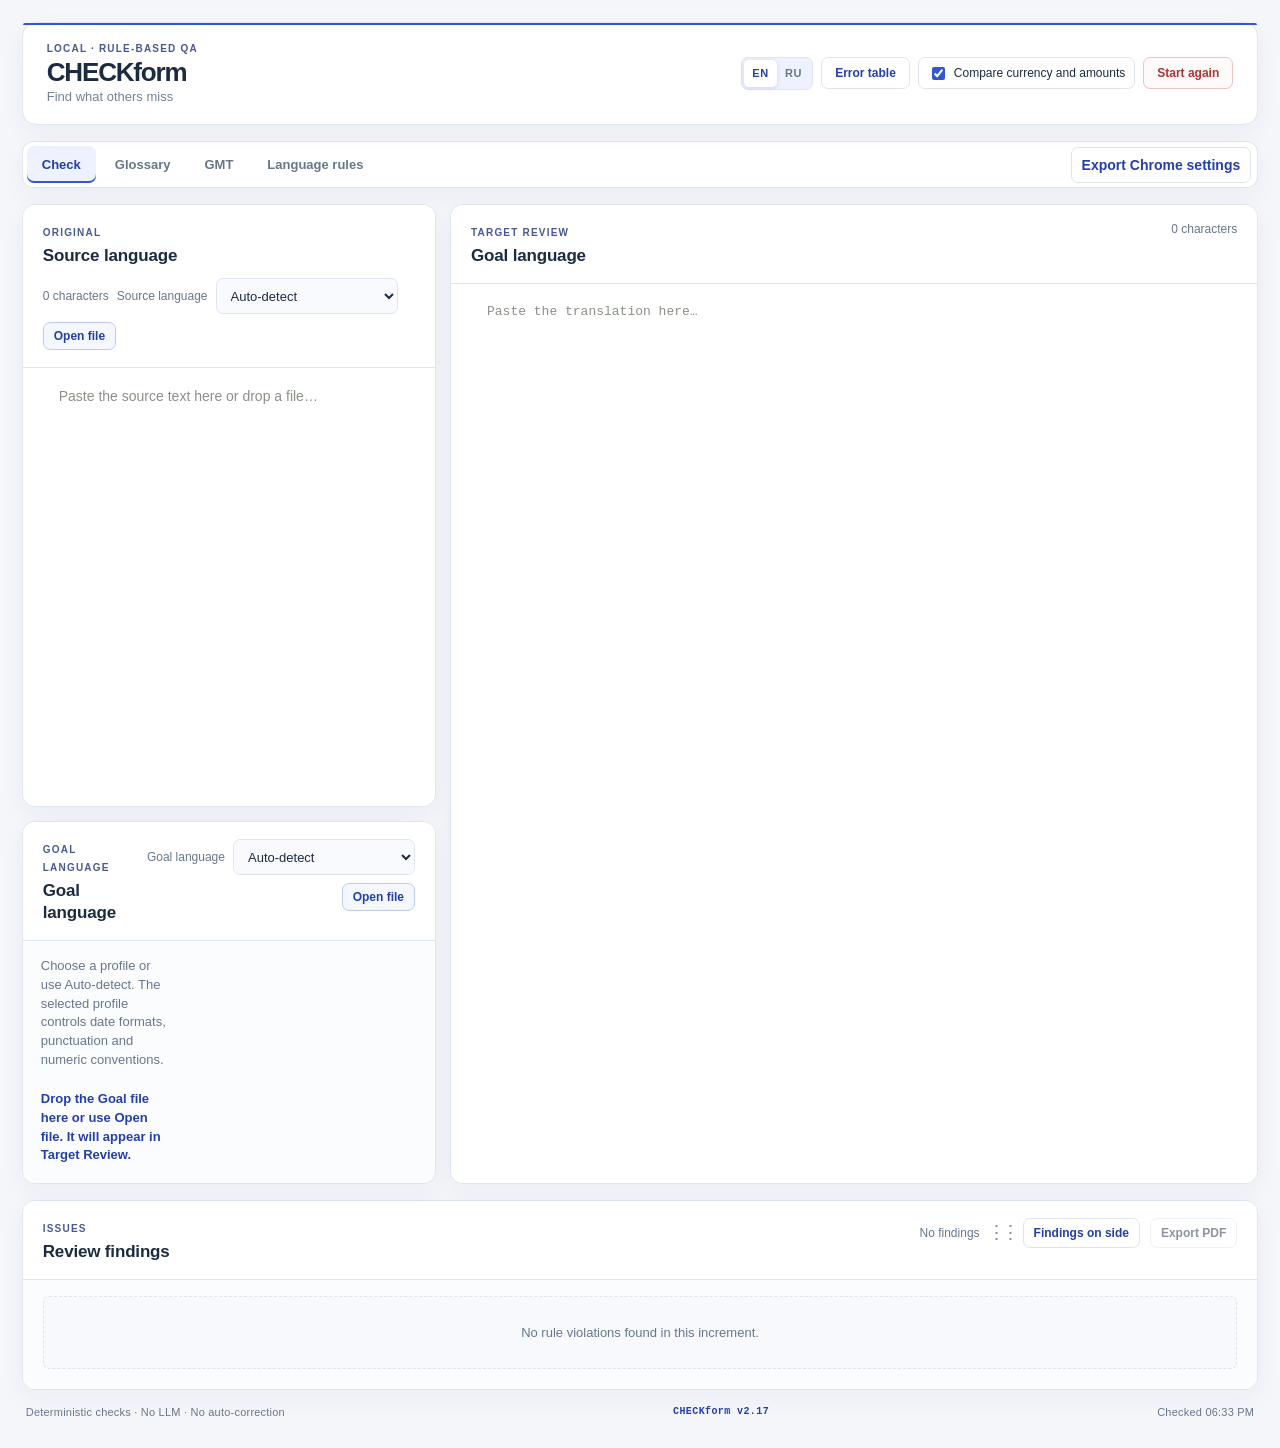
<file: index.html>
<!doctype html>
<html lang="en">
  <head>
    <meta charset="UTF-8" />
    <meta name="viewport" content="width=device-width, initial-scale=1.0" />
    <title>CHECKform</title>
    <link rel="stylesheet" href="styles.css?v=2.20" />
  </head>
  <body>
    <main class="app-shell">
      <header class="app-header">
        <div class="header-main" id="header-main">
          <div class="header-copy">
            <p class="eyebrow" id="eyebrow">LOCAL · RULE-BASED QA</p>
            <h1 id="app-title">CHECKform</h1>
            <p class="subtitle" id="app-subtitle">Find what others miss</p>
          </div>
          <aside class="profile-rules" aria-live="polite" hidden>
            <div class="profile-rules-heading" id="profile-rules-title">Profile conventions</div>
            <table>
              <tbody id="profile-rules-body"></tbody>
            </table>
          </aside>
          <div class="header-actions">
            <div class="locale-switch" role="group" aria-label="Interface language">
              <button class="locale-button" type="button" data-locale="en">EN</button>
              <button class="locale-button" type="button" data-locale="ru">RU</button>
            </div>
            <button id="error-table-open" type="button">Error table</button>
            <label class="currency-switch" for="check-currency"><input id="check-currency" type="checkbox" checked /><span id="check-currency-label">Check currency</span></label>
            <button id="reset-workspace" type="button">Start again</button>
          </div>
        </div>
      </header>

      <nav class="workspace-tabs" aria-label="CHECKform sections">
        <button type="button" class="workspace-tab active" id="check-tab" data-view="check" aria-current="page">Check</button>
        <button type="button" class="workspace-tab" id="glossary-tab" data-view="glossary">Glossary</button>
        <button type="button" class="workspace-tab" id="gmt-tab" data-view="gmt">GMT</button>
        <button type="button" class="workspace-tab" id="language-rules-tab" data-view="rules">Language rules</button>
        <button type="button" id="export-extension-settings" class="settings-export">Export Chrome settings</button>
      </nav>

      <div id="qa-view" class="qa-view">

      <section class="workspace-grid" id="workspace-grid" aria-label="Translation workspace">
        <div class="left-stack">
          <article class="text-card source-card">
            <div class="card-heading">
              <div>
                <span class="panel-kicker" id="original-label">ORIGINAL</span>
                <h2 id="source-heading">Source language</h2>
              </div>
              <div class="card-tools">
                <span class="char-count" id="source-count">0 characters</span>
                <label class="select-label" id="source-language-label" for="source-language">Source language</label>
                <select id="source-language" aria-label="Source language"></select>
                <label class="file-button" id="source-open-file" for="source-file-input">Open file</label>
                <input id="source-file-input" type="file" accept=".txt,.html,.htm,.docx,text/plain,text/html,application/vnd.openxmlformats-officedocument.wordprocessingml.document" hidden />
              </div>
            </div>
            <div class="drop-zone" id="source-drop-zone">
              <div class="source-editor">
                <div id="source-highlight-layer" class="source-highlight-layer" aria-hidden="true"></div>
                <textarea id="source-text" spellcheck="false" placeholder="Paste the source text here or drop a file…"></textarea>
              </div>
              <div class="drop-hint" id="source-drop-hint">Drop Original file here</div>
            </div>
          </article>

          <article class="language-card drop-zone" id="target-drop-zone">
            <div class="card-heading">
              <div>
                <span class="panel-kicker" id="goal-language-label">GOAL LANGUAGE</span>
                <h2 id="target-language-heading">Auto-detect</h2>
              </div>
              <div class="card-tools">
                <label class="select-label" id="target-language-label" for="target-language">Goal language</label>
                <select id="target-language" aria-label="Goal language"></select>
                <label class="file-button" id="target-open-file" for="target-file-input">Open file</label>
                <input id="target-file-input" type="file" accept=".txt,.html,.htm,.docx,text/plain,text/html,application/vnd.openxmlformats-officedocument.wordprocessingml.document" hidden />
              </div>
            </div>
            <div class="language-body">
              <div class="language-copy">
                <p id="profile-copy">Choose a profile or use Auto-detect. The selected profile controls date formats, punctuation and numeric conventions.</p>
                <p class="drop-copy" id="goal-drop-copy">Drop the Goal file here or use Open file. It will appear in Target Review.</p>
                <p class="language-status" id="language-state">Waiting for goal text</p>
                <div class="profile-summary">
                  <span id="supported-profiles">Supported profiles</span>
                  <strong id="profiles-count">11 language profiles</strong>
                </div>
              </div>
            </div>
            <div class="drop-hint" id="goal-drop-hint">Drop Goal file here</div>
          </article>
        </div>

        <article class="target-review-card">
          <div class="card-heading">
              <div>
                <span class="panel-kicker" id="target-review-label">TARGET REVIEW</span>
                <h2 id="target-heading">Goal language</h2>
              </div>
          <div class="card-tools" id="target-review-tools">
                <span class="char-count" id="target-count">0 characters</span>
              </div>
            </div>
          <div class="target-editor">
            <div id="target-highlight-layer" class="target-highlight-layer" aria-hidden="true"></div>
            <textarea id="target-text" spellcheck="false" placeholder="Paste the translation here…"></textarea>
          </div>
        </article>
      </section>

      <div id="dock-resizer" class="dock-resizer" role="separator" aria-orientation="vertical" aria-label="Resize findings panel" hidden></div>
      <section class="issues-card" aria-live="polite">
        <div class="issues-heading">
          <div>
            <span class="panel-kicker" id="issues-label">ISSUES</span>
            <h2 id="review-findings">Review findings</h2>
          </div>
          <div class="issues-actions">
            <div class="issue-summary" id="issue-summary">Checking…</div>
            <span id="drag-findings" class="drag-findings" role="button" tabindex="0" aria-label="Drag findings panel" title="Drag findings to the right or below">⋮⋮</span>
            <button id="dock-findings" type="button" aria-pressed="false">Side view</button>
            <button id="export-pdf" type="button" disabled>Export PDF</button>
          </div>
        </div>
        <div id="issues-list" class="issues-list"></div>
      </section>
      </div>

      <section id="glossary-view" class="glossary-view" hidden aria-labelledby="glossary-title">
        <div class="glossary-head">
          <div>
            <span class="panel-kicker">TERMINOLOGY</span>
            <h2 id="glossary-title">Glossary</h2>
            <p id="glossary-intro">Find a term, review its translation and publish a change for the team.</p>
          </div>
          <div class="glossary-tools">
            <label id="glossary-language-label" for="glossary-language">Goal language</label>
            <select id="glossary-language"></select>
          </div>
        </div>
        <div class="glossary-toolbar">
          <input id="glossary-search" type="search" placeholder="Search terms or translations…" autocomplete="off" />
          <span id="glossary-source-rule"></span>
          <span id="glossary-count"></span>
        </div>
        <form id="glossary-add-form" class="glossary-add-form">
          <span class="glossary-local-label">Личный черновик · только на этом устройстве</span>
          <input id="glossary-add-source" required placeholder="New source term" />
          <input id="glossary-add-target" placeholder="New goal term" />
          <button type="submit" id="glossary-add-button">Add term</button>
        </form>
        <div class="glossary-table-scroll">
          <table class="glossary-table">
            <thead><tr><th>#</th><th id="glossary-from-heading">Source term</th><th id="glossary-to-heading">Goal term</th><th id="glossary-notes-heading">Notes</th><th>Правка</th></tr></thead>
            <tbody id="glossary-table-body"></tbody>
          </table>
        </div>
        <div class="glossary-footer"><span id="glossary-status" role="status"></span><button type="button" id="glossary-show-more" hidden>Show more</button></div>
        <section class="glossary-collab" aria-label="Совместная работа со словарём">
          <div class="glossary-collab-head"><div><span class="glossary-eyebrow">КОМАНДНЫЙ СЛОВАРЬ</span><h3>Правка термина</h3><p>Выберите термин в таблице, чтобы добавить перевод или заменить существующий.</p></div></div>
          <button type="button" id="glossary-new-shared">+ Новый термин</button>
          <div class="glossary-collab-access"><label>Личный код <input id="glossary-member-code" type="password" autocomplete="off" spellcheck="false" placeholder="Код участника" /></label><button type="button" id="glossary-save-code">Сохранить на этом устройстве</button><button type="button" id="glossary-forget-code">Забыть код</button></div>
          <form id="glossary-proposal-form" hidden>
            <h4 id="glossary-proposal-title">Общая правка</h4>
            <input id="glossary-proposal-row" type="hidden" />
            <input id="glossary-proposal-language" type="hidden" />
            <label>Исходный термин<input id="glossary-proposal-source" readonly required maxlength="200" /></label>
            <div class="glossary-proposal-mode"><label><input type="radio" name="glossary-proposal-mode" value="add" /> Добавить допустимый перевод</label><label><input type="radio" name="glossary-proposal-mode" value="replace" checked /> Заменить перевод</label></div>
            <label>Текущий перевод<input id="glossary-proposal-current" readonly /></label>
            <label>Новый перевод<input id="glossary-proposal-value" required maxlength="200" /></label>
            <label>Корень нового перевода<input id="glossary-proposal-root" maxlength="100" placeholder="Пусто — определить автоматически" /></label>
            <div class="glossary-collab-actions"><button type="submit">Опубликовать для команды</button><button type="button" id="glossary-proposal-cancel">Отмена</button></div>
          </form>
          <p id="glossary-collab-status" role="status"></p>
          <p class="glossary-local-note">Правки прямо в ячейках таблицы сохраняются только на этом устройстве.</p>
        </section>
      </section>

      <section id="gmt-view" class="gmt-view" hidden aria-labelledby="gmt-title">
        <div class="glossary-head">
          <div>
            <span class="panel-kicker">TIME ZONES</span>
            <h2 id="gmt-title">GMT rules</h2>
            <p id="gmt-intro">Set the expected time marker for each target language. Changes are shared with the team and used in the next check.</p>
          </div>
        </div>
        <p id="gmt-note" class="gmt-note">A language is not a time zone. Unconfirmed locales inherit the source marker; edit a row when the project's market rule is known. English is the usual source; Ukrainian normally uses Russian as source.</p>
        <div class="gmt-access"><label for="gmt-member-code">Личный код для изменения общей таблицы GMT</label><input id="gmt-member-code" type="password" autocomplete="off" placeholder="Код участника" /><span>Тот же код, что и для глоссария.</span></div>
        <div class="glossary-table-scroll">
          <table class="gmt-table">
            <thead><tr><th id="gmt-language-heading">Goal language</th><th id="gmt-source-heading">Usual source</th><th id="gmt-rule-heading">Rule</th><th id="gmt-marker-heading">Marker</th><th id="gmt-offset-heading">Offset from GMT (hours)</th><th id="gmt-example-heading">Example from 20:59 GMT</th></tr></thead>
            <tbody id="gmt-table-body"></tbody>
          </table>
        </div>
        <div class="gmt-examples">
          <strong id="gmt-examples-title">What CHECKform checks</strong>
          <span id="gmt-examples-copy">20:59 GMT → 17:59 GMT-3 passes for Argentine Spanish. 17:59 GMT -3 is a formatting error. 12:00 MSK equals 09:00 GMT.</span>
        </div>
        <div class="glossary-footer"><span id="gmt-status" role="status"></span></div>
      </section>

      <section id="language-rules-view" class="gmt-view" hidden aria-labelledby="language-rules-title">
        <div class="glossary-head">
          <div>
            <span class="panel-kicker">STYLE GUIDES</span>
            <h2 id="language-rules-title">Language rules</h2>
            <p id="language-rules-intro">These examples come from the supplied style guides and the same profiles used by CHECKform's checks.</p>
          </div>
        </div>
        <p class="gmt-note" id="language-rules-note">Examples show default short-date, number, money and punctuation conventions. Market and text-type exceptions are noted below; review ambiguous cases manually.</p>
        <div class="glossary-table-scroll">
          <table class="language-rules-table">
            <thead><tr><th id="rules-language-heading">Language</th><th id="rules-date-heading">Date</th><th id="rules-number-heading">Numbers</th><th id="rules-currency-heading">Currency</th><th id="rules-percent-heading">Percent</th><th id="rules-quotes-heading">Quotes</th><th id="rules-notes-heading">Exceptions / guide</th></tr></thead>
            <tbody id="language-rules-body"></tbody>
          </table>
        </div>
        <div class="gmt-examples"><strong id="language-rules-checks-title">Automated checks</strong><span id="language-rules-checks-copy">Dates, number values, currency position and spacing, percent spacing, quotation style and extra spaces are checked by profile. Contextual exceptions still need human review.</span></div>
      </section>

      <footer class="app-footer">
        <span id="footer-copy">Deterministic checks · No LLM · No auto-correction</span>
        <span class="app-version" id="app-version">CHECKform v2.17</span>
        <span id="checked-at">Ready</span>
      </footer>
    </main>
    <dialog id="error-table-dialog" aria-labelledby="error-table-title">
      <div class="dialog-heading">
        <div>
          <span class="panel-kicker" id="error-table-kicker">ERROR REFERENCE</span>
          <h2 id="error-table-title">Error table</h2>
          <p id="error-table-description">Supported checks and their default severity</p>
        </div>
        <button id="error-table-close" class="dialog-close" type="button" aria-label="Close">×</button>
      </div>
      <div class="error-table-wrap">
        <table>
          <thead>
            <tr><th id="error-type-heading">Error type</th><th id="pool-heading">Pool</th><th id="severity-heading">Severity</th><th id="description-heading">Description</th></tr>
          </thead>
          <tbody id="error-table-body"></tbody>
        </table>
      </div>
    </dialog>
    <script defer src="checkform.bundle.js?v=2.21"></script>
  </body>
</html>
</file>
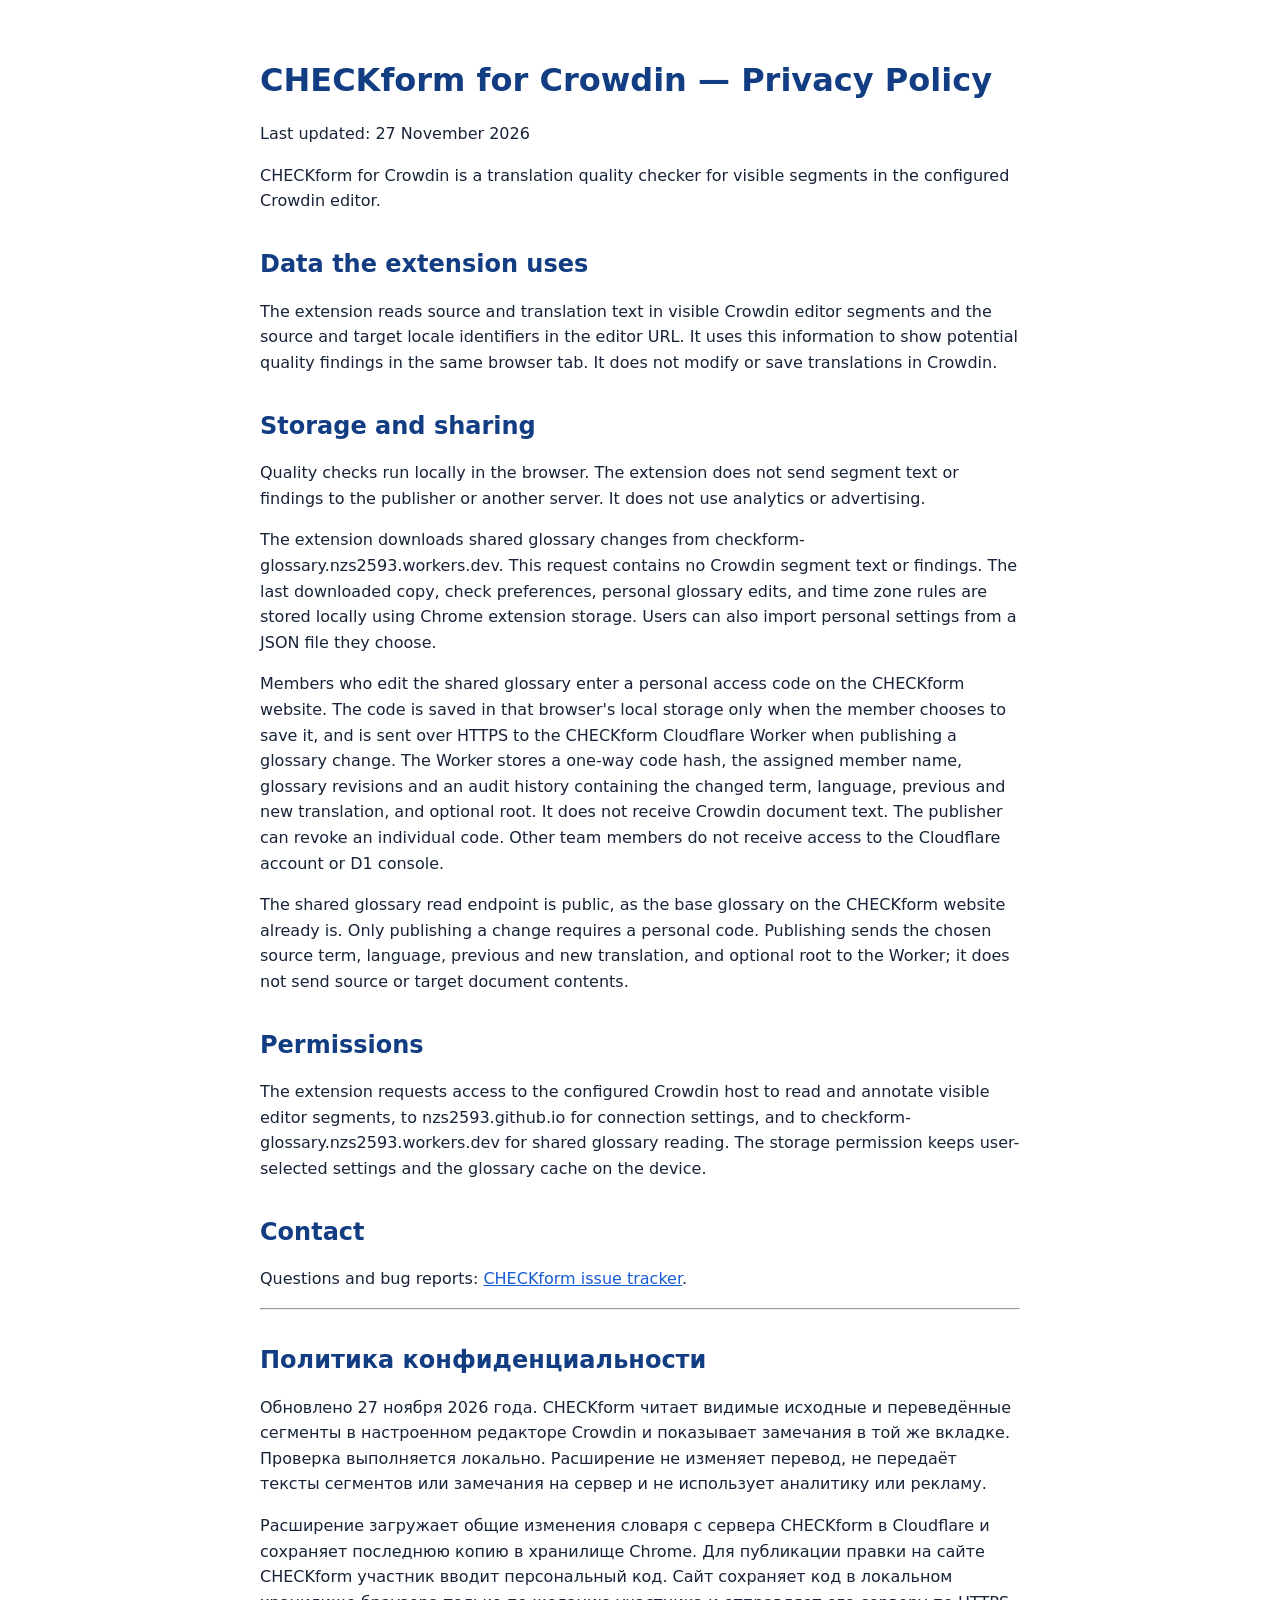
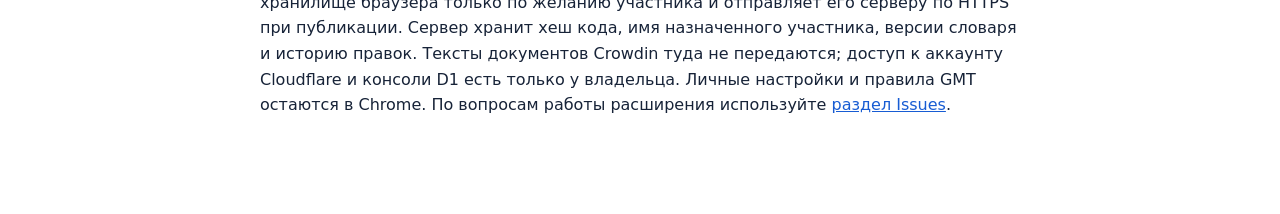
<file: privacy.html>
<!doctype html>
<html lang="en">
<head>
  <meta charset="utf-8">
  <meta name="viewport" content="width=device-width, initial-scale=1">
  <title>CHECKform for Crowdin — Privacy Policy</title>
  <style>
    :root { color-scheme: light; font: 16px/1.6 system-ui, sans-serif; color: #172338; background: #fff; }
    body { max-width: 760px; margin: 0 auto; padding: 40px 24px 80px; }
    h1, h2 { line-height: 1.2; color: #123d82; }
    h2 { margin-top: 36px; }
    a { color: #175cd3; }
  </style>
</head>
<body>
  <h1>CHECKform for Crowdin — Privacy Policy</h1>
  <p>Last updated: 27 November 2026</p>
  <p>CHECKform for Crowdin is a translation quality checker for visible segments in the configured Crowdin editor.</p>

  <h2>Data the extension uses</h2>
  <p>The extension reads source and translation text in visible Crowdin editor segments and the source and target locale identifiers in the editor URL. It uses this information to show potential quality findings in the same browser tab. It does not modify or save translations in Crowdin.</p>

  <h2>Storage and sharing</h2>
  <p>Quality checks run locally in the browser. The extension does not send segment text or findings to the publisher or another server. It does not use analytics or advertising.</p>
  <p>The extension downloads shared glossary changes from checkform-glossary.nzs2593.workers.dev. This request contains no Crowdin segment text or findings. The last downloaded copy, check preferences, personal glossary edits, and time zone rules are stored locally using Chrome extension storage. Users can also import personal settings from a JSON file they choose.</p>
  <p>Members who edit the shared glossary enter a personal access code on the CHECKform website. The code is saved in that browser's local storage only when the member chooses to save it, and is sent over HTTPS to the CHECKform Cloudflare Worker when publishing a glossary change. The Worker stores a one-way code hash, the assigned member name, glossary revisions and an audit history containing the changed term, language, previous and new translation, and optional root. It does not receive Crowdin document text. The publisher can revoke an individual code. Other team members do not receive access to the Cloudflare account or D1 console.</p>
  <p>The shared glossary read endpoint is public, as the base glossary on the CHECKform website already is. Only publishing a change requires a personal code. Publishing sends the chosen source term, language, previous and new translation, and optional root to the Worker; it does not send source or target document contents.</p>

  <h2>Permissions</h2>
  <p>The extension requests access to the configured Crowdin host to read and annotate visible editor segments, to nzs2593.github.io for connection settings, and to checkform-glossary.nzs2593.workers.dev for shared glossary reading. The storage permission keeps user-selected settings and the glossary cache on the device.</p>

  <h2>Contact</h2>
  <p>Questions and bug reports: <a href="https://github.com/nzs2593/translation-qa-checker/issues">CHECKform issue tracker</a>.</p>

  <hr>
  <h2 lang="ru">Политика конфиденциальности</h2>
  <p lang="ru">Обновлено 27 ноября 2026 года. CHECKform читает видимые исходные и переведённые сегменты в настроенном редакторе Crowdin и показывает замечания в той же вкладке. Проверка выполняется локально. Расширение не изменяет перевод, не передаёт тексты сегментов или замечания на сервер и не использует аналитику или рекламу.</p>
  <p lang="ru">Расширение загружает общие изменения словаря с сервера CHECKform в Cloudflare и сохраняет последнюю копию в хранилище Chrome. Для публикации правки на сайте CHECKform участник вводит персональный код. Сайт сохраняет код в локальном хранилище браузера только по желанию участника и отправляет его серверу по HTTPS при публикации. Сервер хранит хеш кода, имя назначенного участника, версии словаря и историю правок. Тексты документов Crowdin туда не передаются; доступ к аккаунту Cloudflare и консоли D1 есть только у владельца. Личные настройки и правила GMT остаются в Chrome. По вопросам работы расширения используйте <a href="https://github.com/nzs2593/translation-qa-checker/issues">раздел Issues</a>.</p>
</body>
</html>
</file>
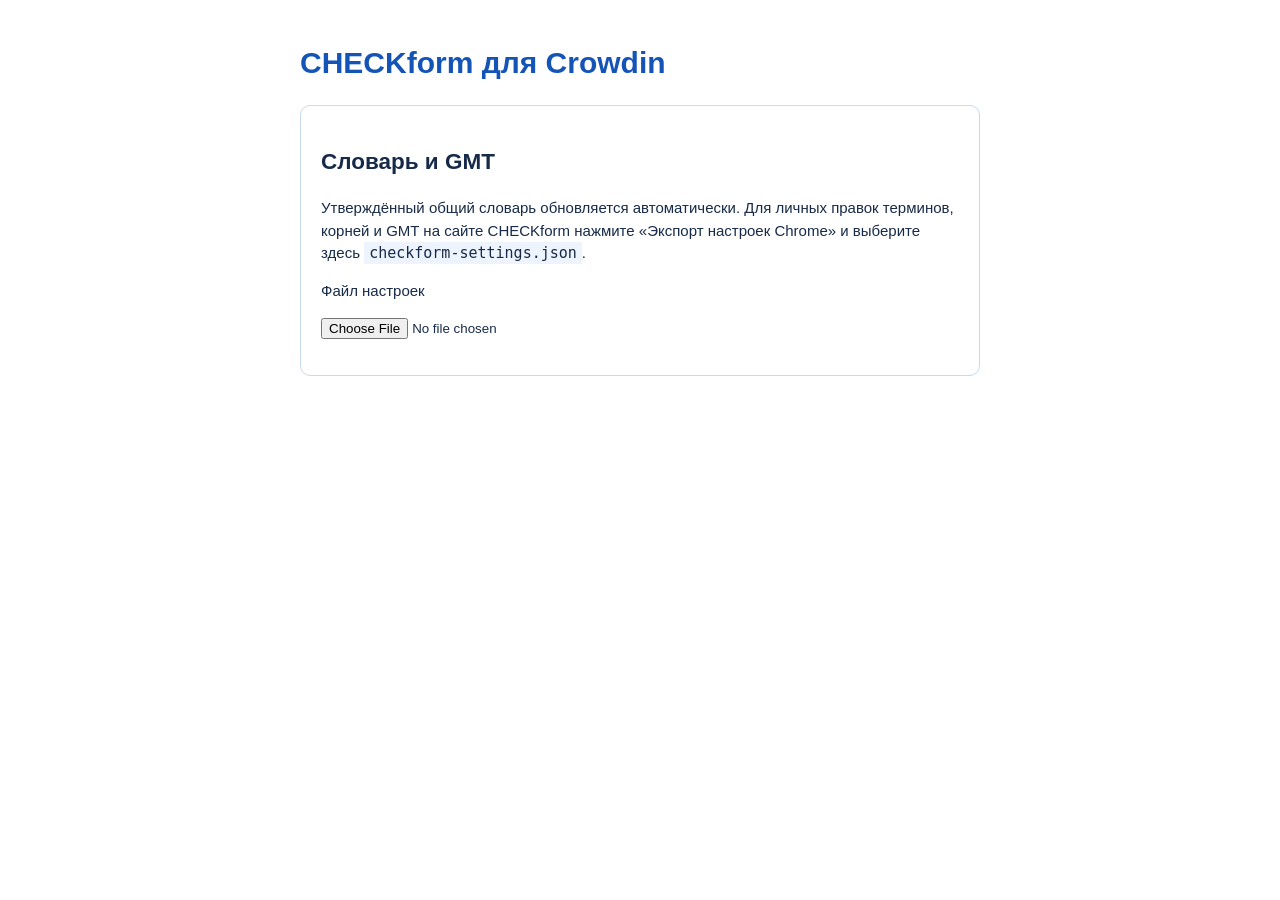
<file: chrome-extension/options.html>
<!doctype html>
<html lang="ru">
<head>
  <meta charset="utf-8">
  <title>CHECKform · Настройки</title>
  <style>
    body { max-width: 680px; margin: 40px auto; padding: 0 20px; font: 15px/1.5 Arial, sans-serif; color: #172b49; }
    h1 { color: #1554b7; }
    .card { padding: 20px; border: 1px solid #c8d9ef; border-radius: 10px; }
    input { display: block; margin: 16px 0; }
    code { background: #eef4fd; padding: 2px 5px; }
    #status { color: #1554b7; font-weight: 700; }
  </style>
</head>
<body>
  <h1>CHECKform для Crowdin</h1>
  <div class="card">
    <h2>Словарь и GMT</h2>
    <p>Утверждённый общий словарь обновляется автоматически. Для личных правок терминов, корней и GMT на сайте CHECKform нажмите «Экспорт настроек Chrome» и выберите здесь <code>checkform-settings.json</code>.</p>
    <label>Файл настроек <input id="settings-file" type="file" accept="application/json,.json"></label>
    <p id="status" role="status"></p>
  </div>
  <script src="options.js"></script>
</body>
</html>
</file>
<file: styles.css>
:root {
  color-scheme: light;
  --bg: #f8f8f5;
  --panel: #ffffff;
  --text: #20231f;
  --muted: #666f64;
  --line: #d7dcd2;
  --green: #07974d;
  --green-dark: #006739;
  --ink: #111411;
  --soft: #eef5ef;
  --warning: #c77600;
  --danger: #bc312b;
}

* { box-sizing: border-box; }
html { min-width: 0; font-size: clamp(14px, .18vw + 13px, 16px); }
body { min-width: 0; margin: 0; overflow-x: hidden; background: var(--bg); color: var(--text); font-family: Arial, sans-serif; }
button, select, textarea { font: inherit; }
button { min-height: 36px; padding: 0 16px; border: 1px solid var(--line); border-radius: 6px; background: #fff; color: var(--ink); cursor: pointer; font-size: 14px; }
button:hover, select:hover { border-color: var(--green); }
.app-shell, .app-header, .header-main, .workspace-grid, .left-stack, .text-card, .language-card, .target-review-card, .issues-card { min-width: 0; }
.app-shell { display: grid; gap: 14px; min-height: 100vh; padding: clamp(8px, 1.1vw, 16px); }
.app-header { display: block; }
.header-main { display: flex; align-items: flex-start; justify-content: space-between; gap: 24px; padding: 16px; background: var(--panel); border: 1px solid var(--line); border-radius: 8px; }
.header-copy { min-width: 0; }
.header-actions { display: flex; align-items: center; justify-content: flex-end; gap: 8px; flex-wrap: wrap; }
.header-actions > button { min-height: 32px; padding: 0 12px; color: var(--green-dark); font-size: 12px; font-weight: 700; }
.locale-switch { display: inline-flex; padding: 2px; border: 1px solid var(--line); border-radius: 7px; background: var(--soft); }
.locale-button { min-height: 27px; padding: 0 8px; border: 0; border-radius: 5px; background: transparent; color: var(--muted); font-size: 11px; font-weight: 700; }
.locale-button:hover { border: 0; color: var(--green-dark); }
.locale-button.active { background: #fff; color: var(--green-dark); box-shadow: 0 1px 4px rgba(32,35,31,.12); }
.eyebrow, .panel-kicker { margin: 0; color: var(--muted); font-size: 11px; font-weight: 700; letter-spacing: .08em; }
h1, h2, p { margin-top: 0; }
h1 { margin: 5px 0 4px; font-size: 22px; line-height: 1.2; letter-spacing: 0; }
h2 { margin: 0; font-size: 16px; line-height: 1.25; }
.subtitle { margin: 0; color: var(--muted); font-size: 13px; }
.select-label { color: var(--muted); font-size: 12px; }
select { min-width: 0; max-width: 100%; min-height: 36px; padding: 0 30px 0 10px; border: 1px solid var(--line); border-radius: 6px; background: #fff; color: var(--ink); font-size: 13px; }
.arrow { color: var(--muted); }
.workspace-grid { display: grid; grid-template-columns: minmax(0, .82fr) minmax(0, 1.6fr); gap: 14px; min-height: 540px; }
.left-stack { display: grid; grid-template-rows: minmax(280px, 1.3fr) minmax(180px, .7fr); gap: 14px; min-height: 0; }
.text-card, .language-card, .target-review-card, .issues-card { background: var(--panel); border: 1px solid var(--line); border-radius: 8px; }
.text-card, .target-review-card { display: grid; grid-template-rows: auto minmax(0, 1fr); overflow: hidden; min-height: 0; }
.text-card > .drop-zone { display: grid; min-height: 0; }
.language-card { display: flex; flex-direction: column; min-height: 0; overflow: hidden; }
.card-heading, .issues-heading { display: flex; justify-content: space-between; align-items: start; gap: 12px; padding: 16px; border-bottom: 1px solid var(--line); }
.card-heading > div:first-child, .issues-heading > div:first-child { min-width: 0; }
.card-heading h2, .issues-heading h2, .subtitle { overflow-wrap: anywhere; }
.card-heading h2 { margin-top: 4px; }
.card-tools { display: flex; align-items: center; justify-content: flex-end; gap: 8px; min-width: 0; flex-wrap: wrap; }
.file-button { display: inline-flex; align-items: center; min-height: 28px; padding: 0 10px; border: 1px solid var(--line); border-radius: 6px; color: var(--green-dark); cursor: pointer; font-size: 12px; font-weight: 700; }
.file-button:hover { border-color: var(--green); }
.char-count, .issue-summary, .language-state { color: var(--muted); font-size: 12px; }
textarea { display: block; width: 100%; min-height: 0; border: 0; outline: 0; resize: none; color: var(--ink); font-family: Consolas, "Courier New", monospace; font-size: 13px; line-height: 1.48; overflow-wrap: anywhere; }
.text-card textarea { padding: 18px 16px; }
.text-card > .drop-zone textarea { height: 100%; }
.source-card textarea { font-family: Arial, sans-serif; font-size: 14px; line-height: 1.55; white-space: pre-wrap; overflow-wrap: anywhere; word-break: break-word; }
.source-editor { position: relative; min-height: 0; overflow: hidden; }
.source-highlight-layer { position: absolute; inset: 0; overflow: auto; padding: 18px 16px; scrollbar-gutter: stable; white-space: pre-wrap; overflow-wrap: anywhere; word-break: break-word; color: var(--ink); font: 14px Arial, sans-serif; line-height: 1.55; pointer-events: none; }
.source-highlight-layer { scrollbar-width: none; }
.source-highlight-layer::-webkit-scrollbar { display: none; }
.source-highlight-layer mark { position: relative; padding: 1px 2px; border-radius: 3px; color: inherit; background: #ffe4a8; }
.source-highlight-layer mark::before { content: attr(data-number); position: absolute; left: 0; top: -1.25em; min-width: 14px; padding: 1px 3px; border-radius: 8px; background: var(--green-dark); color: #fff; font: 10px Arial, sans-serif; text-align: center; }
.source-editor textarea { position: relative; height: 100%; padding: 18px 16px; scrollbar-gutter: stable; background: transparent; color: transparent; caret-color: var(--ink); overflow: auto; }
.source-editor textarea::selection { background: rgba(7, 151, 77, .25); color: transparent; }
textarea::placeholder { color: #8a9187; }
.drop-zone { position: relative; }
.drop-zone.drag-over::after { content: ""; position: absolute; inset: 10px; border: 2px dashed var(--green); border-radius: 6px; background: rgba(238,245,239,.88); pointer-events: none; }
.drop-hint { display: none; position: absolute; inset: 10px; align-items: center; justify-content: center; color: var(--green-dark); font-size: 13px; font-weight: 700; pointer-events: none; z-index: 2; }
.drop-zone.drag-over .drop-hint { display: flex; }
.drop-zone[data-file-error]::before { content: attr(data-file-error); position: absolute; right: 12px; bottom: 12px; z-index: 3; max-width: calc(100% - 24px); padding: 8px 10px; border: 1px solid #efb5b0; border-radius: 6px; background: #fff3f2; color: var(--danger); font-size: 12px; }
.drop-zone[data-file-status]::before { content: attr(data-file-status); position: absolute; right: 12px; bottom: 12px; z-index: 3; padding: 8px 10px; border: 1px solid #acd9bd; border-radius: 6px; background: var(--soft); color: var(--green-dark); font-size: 12px; }
.language-body { display: grid; grid-template-columns: minmax(0, 1fr) minmax(230px, .9fr); gap: 16px; padding: 16px; color: var(--muted); font-size: 13px; line-height: 1.45; }
.language-copy { min-width: 0; }
.language-body p { margin-bottom: 20px; }
.language-body .drop-copy { color: var(--green-dark); font-weight: 700; }
.language-body .language-status { margin-bottom: 12px; color: var(--muted); font-size: 12px; }
.profile-control { display: flex; align-items: center; gap: 10px; padding-bottom: 16px; border-bottom: 1px solid var(--line); }
.profile-control select { flex: 1; }
.profile-summary { display: flex; justify-content: space-between; gap: 12px; padding-top: 13px; border-top: 1px solid var(--line); }
.profile-summary strong { color: var(--green-dark); }
.profile-rules { align-self: start; min-width: 0; overflow: hidden; border: 1px solid var(--line); border-radius: 6px; background: #fbfcfa; }
.profile-rules-heading { padding: 10px 11px; border-bottom: 1px solid var(--line); color: var(--ink); font-size: 11px; font-weight: 700; letter-spacing: .05em; text-transform: uppercase; }
.profile-rules table { width: 100%; border-collapse: collapse; font-size: 11px; }
.profile-rules td { padding: 7px 9px; border-bottom: 1px solid var(--line); vertical-align: top; }
.profile-rules tr:last-child td { border-bottom: 0; }
.profile-rules td:first-child { width: 47%; color: var(--muted); }
.profile-rules td:last-child { color: var(--ink); font-weight: 700; overflow-wrap: anywhere; }
.issues-actions { display: flex; align-items: center; justify-content: flex-end; gap: 10px; flex-wrap: wrap; }
.issues-actions button, .edit-issue { min-height: 30px; padding: 0 10px; font-size: 12px; }
.issues-actions button:disabled { cursor: not-allowed; opacity: .5; }
.target-review-card { min-height: 540px; }
.target-editor { position: relative; min-height: 0; overflow: hidden; }
.target-highlight-layer { position: absolute; inset: 0; overflow: auto; padding: 18px 16px; scrollbar-gutter: stable; white-space: pre-wrap; overflow-wrap: anywhere; word-break: break-word; color: var(--ink); font-family: Consolas, "Courier New", monospace; font-size: 13px; line-height: 1.48; pointer-events: none; }
.target-highlight-layer { scrollbar-width: none; }
.target-highlight-layer::-webkit-scrollbar { display: none; }
.target-highlight-layer mark { padding: 1px 2px; border-radius: 3px; color: inherit; background: #ffe4a8; }
.target-highlight-layer mark { position: relative; }
.target-highlight-layer mark::before { content: attr(data-number); position: absolute; left: 0; top: -1.25em; min-width: 14px; padding: 1px 3px; border-radius: 8px; background: var(--green-dark); color: #fff; font: 10px Arial, sans-serif; text-align: center; }
.target-highlight-layer mark.critical { background: #ffd0cc; }.target-highlight-layer mark.major { background: #ffe0ad; }.target-highlight-layer mark.minor { background: #ccefd9; }
.target-editor textarea { position: relative; height: 100%; padding: 18px 16px; scrollbar-gutter: stable; background: transparent; color: transparent; caret-color: var(--ink); overflow: auto; }
.target-editor textarea::selection { background: rgba(7, 151, 77, .25); color: transparent; }
.paragraph-number { position: relative; z-index: 2; display: inline-block; width: 0; height: 0; margin: 0; padding: 0; font-size: 0; line-height: 0; }
.paragraph-number::after { content: attr(data-number); position: absolute; left: 7px; top: -1.15em; width: 20px; height: 17px; overflow: visible; white-space: nowrap; color: #fff; background: var(--green-dark); border-radius: 999px; padding: 2px 3px; font: 700 10px/13px Arial, sans-serif; text-align: center; }
.source-highlight-layer, .target-highlight-layer { padding-right: 31px; }
@media (max-width: 760px) {
  .source-highlight-layer, .target-highlight-layer { padding-right: 28px; }
}
.issues-card { overflow: hidden; }
.issues-list { display: grid; gap: 8px; padding: 14px 16px 16px; }
.empty-state { padding: 28px 16px; border: 1px dashed var(--line); border-radius: 6px; background: var(--soft); color: var(--muted); text-align: center; font-size: 13px; }
.issue-row { display: grid; grid-template-columns: 10px minmax(150px, 1fr) 150px minmax(180px, 1.5fr) auto; gap: 12px; align-items: center; padding: 12px; border: 1px solid var(--line); border-radius: 6px; background: #fff; cursor: pointer; }
.issue-row:hover, .issue-row:focus-visible { border-color: var(--green); outline: 0; box-shadow: 0 0 0 2px rgba(7,151,77,.12); }
.issue-row.excluded { opacity: .58; }
.issue-controls { display: flex; align-items: center; justify-content: flex-end; gap: 8px; white-space: nowrap; }
.issue-toggle { display: inline-flex; align-items: center; gap: 5px; color: var(--muted); font-size: 12px; }
.issue-toggle input { accent-color: var(--green); }
.issue-edit-panel { grid-column: 2 / -1; display: grid; gap: 4px; color: var(--muted); font-size: 12px; }
.issue-edit-panel textarea { width: 100%; min-height: 54px; padding: 8px; border: 1px solid var(--line); border-radius: 5px; color: var(--ink); font: 12px Arial, sans-serif; resize: vertical; }
.severity-dot { width: 8px; height: 8px; border-radius: 50%; background: var(--warning); }
.severity-dot.critical { background: var(--danger); }.severity-dot.major { background: var(--warning); }.severity-dot.minor { background: var(--green); }.severity-dot.info { background: #4785a8; }
.issue-type { display: flex; align-items: center; gap: 7px; font-weight: 700; font-size: 13px; }.issue-index { display: inline-flex; align-items: center; justify-content: center; min-width: 20px; height: 20px; border-radius: 50%; background: var(--green-dark); color: #fff; font-size: 11px; font-weight: 700; }.excluded .issue-index { background: var(--muted); }
.issue-meta { color: var(--muted); font-size: 12px; }.issue-explanation { color: #424740; font-size: 13px; line-height: 1.35; }
.app-footer { display: flex; justify-content: space-between; gap: 12px; padding: 0 4px 8px; color: var(--muted); font-size: 12px; }
dialog { width: min(980px, calc(100vw - 32px)); max-height: min(760px, calc(100vh - 32px)); padding: 0; border: 1px solid var(--line); border-radius: 10px; background: var(--panel); color: var(--text); box-shadow: 0 22px 70px rgba(32,35,31,.24); }
dialog::backdrop { background: rgba(32,35,31,.28); backdrop-filter: blur(2px); }
.dialog-heading { display: flex; align-items: flex-start; justify-content: space-between; gap: 16px; padding: 18px 20px 14px; border-bottom: 1px solid var(--line); }
.dialog-heading h2 { margin-top: 4px; }
.dialog-heading p { margin: 7px 0 0; color: var(--muted); font-size: 13px; }
.dialog-close { width: 32px; min-height: 32px; padding: 0; border-radius: 50%; color: var(--muted); font-size: 22px; line-height: 1; }
.error-table-wrap { max-height: calc(100vh - 190px); overflow: auto; padding: 4px 20px 20px; }
.error-table-wrap table { width: 100%; border-collapse: collapse; font-size: 13px; }
.error-table-wrap th, .error-table-wrap td { padding: 11px 9px; border-bottom: 1px solid var(--line); text-align: left; vertical-align: top; }
.error-table-wrap th { position: sticky; top: 0; background: var(--panel); color: var(--muted); font-size: 11px; letter-spacing: .04em; text-transform: uppercase; }
.error-table-wrap td:first-child { color: var(--ink); font-family: Consolas, "Courier New", monospace; font-weight: 700; white-space: nowrap; }
.error-table-wrap td:nth-child(2) { color: var(--muted); white-space: nowrap; }
.severity-badge { display: inline-flex; align-items: center; gap: 6px; white-space: nowrap; }
.severity-badge::before { width: 7px; height: 7px; border-radius: 50%; background: var(--warning); content: ""; }
.severity-badge.critical::before { background: var(--danger); }.severity-badge.major::before { background: var(--warning); }.severity-badge.minor::before { background: var(--green); }.severity-badge.info::before { background: #4785a8; }
@media (max-width: 920px) {
  .header-main { flex-direction: column; }
  .workspace-grid { grid-template-columns: 1fr; }
  .left-stack { min-height: 620px; }
  .target-review-card { min-height: 480px; }
}
@media (max-width: 760px) {
  .app-shell { gap: 10px; }
  .workspace-grid { gap: 10px; }
  .left-stack { gap: 10px; min-height: 0; }
  .text-card { min-height: 320px; }
  .source-card { min-height: clamp(360px, 68vh, 620px); }
  .language-card { min-height: 190px; }
  .target-review-card { min-height: 420px; }
  .card-heading, .issues-heading { align-items: stretch; flex-direction: column; gap: 10px; padding: 13px; }
  .card-tools { justify-content: flex-start; }
  .card-tools .select-label { margin-left: 2px; }
  .card-tools select { flex: 1 1 150px; }
  .file-button { flex: 0 0 auto; }
  .language-body { display: block; padding: 13px; }
  .profile-rules { margin-top: 14px; }
}
@media (max-width: 640px) {
  .app-shell { padding: 8px; }
  .issue-row { grid-template-columns: 10px 1fr; }
  .issue-meta, .issue-explanation, .issue-controls { grid-column: 2; justify-content: flex-start; }
  .app-footer { display: block; line-height: 1.6; }
}
@media (max-width: 480px) {
  h1 { font-size: 19px; }
  h2 { font-size: 15px; }
  .header-main { padding: 13px; }
  .header-actions { width: 100%; justify-content: space-between; }
  .card-tools { display: grid; grid-template-columns: auto minmax(0, 1fr); width: 100%; }
  .card-tools .char-count { grid-column: 1 / -1; }
  .card-tools .select-label { align-self: center; }
  .card-tools select, .card-tools .file-button { width: 100%; }
  .card-tools .file-button { justify-content: center; }
  .text-card { min-height: 300px; }
  .source-card { min-height: clamp(340px, 68vh, 560px); }
  .target-review-card { min-height: 360px; }
  .text-card textarea, .target-editor textarea, .target-highlight-layer { padding: 14px 13px; }
}

/* California 90s / editorial QA pass: warm paper, forest green, sun yellow. */
:root {
  --bg: #ede9df;
  --panel: #fbfaf4;
  --text: #26352d;
  --muted: #6f786f;
  --line: #c9c7bb;
  --green: #17689b;
  --green-dark: #123e63;
  --ink: #17231c;
  --soft: #e3edf3;
  --warning: #c87521;
  --danger: #b43a38;
  --shadow: 4px 4px 0 rgba(18, 62, 99, .1);
}

body {
  background: linear-gradient(135deg, rgba(255,255,255,.34), transparent 36%), var(--bg);
}
.app-shell { gap: 16px; padding: clamp(12px, 1.4vw, 22px); }
.header-main {
  position: relative;
  padding: 22px 24px 20px;
  background: var(--panel);
  border: 1px solid var(--green-dark);
  border-radius: 5px;
  box-shadow: var(--shadow);
}
.header-main.has-profile-rules { display: grid; grid-template-columns: minmax(220px, .8fr) minmax(360px, 1.45fr) auto; align-items: center; }
.header-main.has-profile-rules .profile-rules { grid-column: 2; grid-row: 1; align-self: stretch; }
.header-main.has-profile-rules .header-actions { grid-column: 3; grid-row: 1; }
.header-main::before { content: ""; position: absolute; inset: 0 0 auto; height: 5px; background: var(--green-dark); border-radius: 5px 5px 0 0; }
.header-main::after { content: ""; position: absolute; right: 24px; bottom: 0; width: 86px; height: 4px; background: #e1bd55; }
.header-actions { gap: 10px; }
.header-actions > button { min-height: 32px; padding: 0 13px; }
button { border-color: var(--green-dark); border-radius: 3px; font-weight: 700; transition: transform .16s ease, background .16s ease, color .16s ease, box-shadow .16s ease; }
button:hover { background: var(--green-dark); color: #fff; transform: translate(-1px, -1px); box-shadow: 2px 2px 0 #e1bd55; }
button:active { transform: translate(0, 0); box-shadow: none; }
.locale-switch { padding: 3px; border-radius: 3px; background: var(--soft); }
.locale-button { border: 0; border-radius: 2px; letter-spacing: .08em; }
.locale-button:hover { border: 0; box-shadow: none; transform: none; }
.locale-button.active { background: var(--green-dark); color: #fff; box-shadow: none; }
.eyebrow, .panel-kicker { color: var(--green-dark); font-size: 10px; letter-spacing: .16em; }
h1 { margin-top: 8px; color: var(--green-dark); font-family: Georgia, "Times New Roman", serif; font-size: clamp(25px, 2.1vw, 34px); line-height: 1.08; letter-spacing: -.045em; }
h2 { color: var(--green-dark); letter-spacing: -.01em; }
.workspace-grid { gap: 16px; }
.left-stack { gap: 16px; }
.text-card, .language-card, .target-review-card, .issues-card { border-radius: 5px; box-shadow: var(--shadow); }
.language-card { display: flex; flex-direction: column; min-height: 0; }
.card-heading, .issues-heading { padding: 17px 18px 15px; background: rgba(229,236,226,.38); }
select { border-radius: 3px; background: #fffef9; }
.file-button { border-color: var(--green-dark); border-radius: 3px; }
.file-button:hover { background: var(--green-dark); color: #fff; }
.language-body { min-height: 0; overflow: auto; padding: 16px 18px 18px; }
.profile-rules { border-color: #bcb38a; border-radius: 3px; background: #f4edcf; }
.profile-rules-heading { border-color: #cfc59a; color: var(--green-dark); letter-spacing: .12em; }
.profile-rules td { border-color: #d8cfaa; }
.profile-rules td:first-child { color: #74704e; }
.profile-rules td:last-child { color: var(--green-dark); }
.target-editor { background: #fffef9; }
.target-highlight-layer mark, .source-highlight-layer mark { border-radius: 2px; background: #f5dfa0; }
.target-highlight-layer mark::before, .source-highlight-layer mark::before { border-radius: 2px; }
.issues-list { gap: 9px; padding: 15px 16px 17px; }
.issue-row { padding: 13px; border-left: 4px solid var(--green); border-radius: 3px; background: #fffef9; transition: border-color .16s ease, box-shadow .16s ease, transform .16s ease; }
.issue-row:hover, .issue-row:focus-visible { border-color: var(--green); box-shadow: 3px 3px 0 rgba(225,189,85,.55); transform: translate(-1px, -1px); }
.issue-index { border-radius: 2px; }
.app-footer { font-size: 11px; letter-spacing: .02em; }
dialog { border-color: var(--green-dark); border-radius: 5px; box-shadow: 8px 8px 0 rgba(6,71,47,.17); }
.dialog-heading { background: var(--soft); }
.dialog-close { border-radius: 2px; }
@media (max-width: 640px) {
  .header-main { padding: 19px 16px 17px; }
  .header-main::after { right: 16px; }
}

/* Clean white / blue product pass. */
:root {
  --bg: #ffffff;
  --panel: #ffffff;
  --text: #263242;
  --muted: #687588;
  --line: #d9e1eb;
  --green: #2167d5;
  --green-dark: #164a9f;
  --ink: #152033;
  --soft: #eef5ff;
  --warning: #d98a1f;
  --danger: #c74743;
  --shadow: 0 8px 24px rgba(35, 82, 140, .08);
}

body { background: #ffffff; }
.app-shell { gap: 14px; padding: clamp(12px, 1.4vw, 22px); }
.header-main {
  padding: 21px 23px 19px;
  background: #fff;
  border: 1px solid var(--line);
  border-radius: 10px;
  box-shadow: var(--shadow);
}
.header-main::before { height: 3px; background: var(--green); border-radius: 10px 10px 0 0; }
.header-main::after { display: none; }
.header-actions { gap: 8px; }
button { border-color: var(--line); border-radius: 7px; font-weight: 600; transition: background .16s ease, border-color .16s ease, color .16s ease, box-shadow .16s ease; }
button:hover { background: var(--green); color: #fff; transform: none; box-shadow: 0 4px 10px rgba(33,103,213,.18); }
button:active { transform: none; box-shadow: none; }
.locale-switch { padding: 2px; border-radius: 7px; background: var(--soft); }
.locale-button { border-radius: 5px; letter-spacing: .06em; }
.locale-button:hover { background: transparent; color: var(--green-dark); box-shadow: none; }
.locale-button.active { background: #fff; color: var(--green-dark); box-shadow: 0 1px 4px rgba(30,70,130,.16); }
.eyebrow, .panel-kicker { color: var(--green-dark); font-size: 10px; letter-spacing: .13em; }
h1 { margin-top: 7px; color: var(--ink); font-family: Arial, Helvetica, sans-serif; font-size: clamp(25px, 2.1vw, 32px); font-weight: 700; letter-spacing: -.035em; }
#app-title { font-family: "Trebuchet MS", "Aptos Display", Arial, sans-serif; font-size: clamp(27px, 2.25vw, 35px); font-weight: 800; letter-spacing: -.055em; }
h2 { color: var(--ink); letter-spacing: -.01em; }
.workspace-grid, .left-stack { gap: 14px; }
.text-card, .language-card, .target-review-card, .issues-card { border-color: var(--line); border-radius: 10px; box-shadow: var(--shadow); }
.card-heading, .issues-heading { padding: 16px 18px 14px; background: #fff; }
select { border-color: var(--line); border-radius: 7px; background: #fff; }
select:focus, button:focus-visible, textarea:focus-visible { border-color: var(--green); outline: 3px solid rgba(33,103,213,.14); }
.file-button { border-color: #a9c5ef; border-radius: 7px; color: var(--green-dark); background: #f8fbff; }
.file-button:hover { border-color: var(--green); background: var(--soft); color: var(--green-dark); }
.language-body { padding: 16px 18px 18px; }
.profile-rules { border-color: #c7d9f2; border-radius: 7px; background: #f8fbff; }
.profile-rules-heading { border-color: #d9e7f8; color: var(--green-dark); letter-spacing: .1em; }
.profile-rules td { border-color: #e1eaf5; }
.profile-rules td:first-child { color: var(--muted); }
.profile-rules td:last-child { color: var(--green-dark); }
.header-main .profile-rules table { display: grid; grid-template-columns: repeat(3, minmax(0, 1fr)); }
.header-main .profile-rules tbody { display: contents; }
.header-main .profile-rules tr { display: block; min-width: 0; padding: 8px 10px; border-left: 1px solid #e1eaf5; }
.header-main .profile-rules tr:nth-child(3n + 1) { border-left: 0; }
.header-main .profile-rules td { display: block; padding: 0; border: 0; }
.header-main .profile-rules td:first-child { width: auto; font-size: 10px; }
.header-main .profile-rules td:last-child { margin-top: 3px; font-size: 12px; }
.target-editor { background: #fff; }
.target-highlight-layer mark, .source-highlight-layer mark { border-radius: 4px; background: #d8e8ff; }
.target-highlight-layer mark.major { background: #d8e8ff; }
.target-highlight-layer mark.minor { background: #dff4e8; }
.target-highlight-layer mark::before, .source-highlight-layer mark::before { border-radius: 5px; background: var(--green-dark); }
.issue-row { border-left: 3px solid var(--green); border-radius: 8px; background: #fff; box-shadow: 0 2px 10px rgba(35,82,140,.04); }
.issue-row:hover, .issue-row:focus-visible { border-color: var(--green); box-shadow: 0 5px 14px rgba(33,103,213,.13); transform: none; }
.issue-index { border-radius: 6px; background: var(--green-dark); }
.app-footer { align-items: center; font-size: 11px; }
.app-version { color: var(--green-dark); font-family: Consolas, "Courier New", monospace; font-size: 10px; font-weight: 700; letter-spacing: .04em; }
dialog { border-color: var(--line); border-radius: 10px; box-shadow: 0 18px 55px rgba(32,64,110,.22); }
.dialog-heading { background: #fff; }
.dialog-close { border-radius: 7px; }

@media (max-width: 640px) {
  .header-main { padding: 18px 16px 16px; }
}

/* Glossary is a first-class workspace view. */
.qa-view { display: contents; }
.qa-view[hidden], .glossary-view[hidden], .gmt-view[hidden] { display: none; }
.gmt-view { min-width: 0; overflow: hidden; background: #fff; border: 1px solid var(--line); border-radius: 10px; box-shadow: var(--shadow); }
.gmt-note { margin: 0; padding: 15px 22px; color: var(--muted); background: #f8fbff; border-bottom: 1px solid var(--line); font-size: 13px; line-height: 1.5; }
.gmt-table { width: 100%; min-width: 980px; border-collapse: collapse; font-size: 13px; }
.gmt-table th { position: sticky; top: 0; padding: 11px 12px; border-bottom: 1px solid var(--line); color: var(--muted); background: #f8fbff; text-align: left; font-size: 11px; }
.gmt-table td { padding: 10px 12px; border-bottom: 1px solid #edf1f6; }
.gmt-table select, .gmt-table input { width: 100%; min-width: 90px; min-height: 36px; padding: 7px 9px; border: 1px solid var(--line); border-radius: 7px; background: #fff; color: var(--ink); font: 13px Arial, sans-serif; }
.gmt-table select:disabled, .gmt-table input:disabled { color: var(--muted); background: #f4f7fa; }
.gmt-table .gmt-example { white-space: nowrap; color: var(--blue, #1559b7); font-family: Consolas, monospace; }
.gmt-examples { display: flex; gap: 14px; padding: 15px 22px; border-top: 1px solid var(--line); color: var(--muted); font-size: 12px; line-height: 1.5; }
.gmt-examples strong { flex: none; color: var(--ink); }
.language-rules-table { width: 100%; min-width: 1180px; border-collapse: collapse; font-size: 12px; }
.language-rules-table th { position: sticky; top: 0; padding: 11px 12px; border-bottom: 1px solid var(--line); color: var(--muted); background: #f8fbff; text-align: left; }
.language-rules-table td { padding: 11px 12px; border-bottom: 1px solid #edf1f6; white-space: pre-line; vertical-align: top; line-height: 1.45; }
.language-rules-table td:nth-child(2), .language-rules-table td:nth-child(3), .language-rules-table td:nth-child(4) { font-family: Consolas, monospace; }
.workspace-tabs { display: flex; align-items: end; gap: 5px; padding: 0 2px; border-bottom: 1px solid var(--line); }
.settings-export { margin-left: auto; margin-bottom: 5px; padding: 7px 10px; border: 1px solid var(--line); border-radius: 7px; background: #fff; color: #1554b7; cursor: pointer; }
.workspace-tab { min-height: 38px; padding: 0 18px; border: 0; border-bottom: 3px solid transparent; border-radius: 7px 7px 0 0; color: var(--muted); background: transparent; font-size: 13px; }
.workspace-tab.active { color: var(--green-dark); border-bottom-color: var(--green); background: var(--soft); }
.workspace-tab:hover { color: var(--green-dark); background: var(--soft); box-shadow: none; }
.glossary-view { min-width: 0; overflow: hidden; background: #fff; border: 1px solid var(--line); border-radius: 10px; box-shadow: var(--shadow); }
.glossary-head { display: flex; justify-content: space-between; align-items: center; gap: 18px; padding: 20px 22px; border-bottom: 1px solid var(--line); }
.glossary-head h2 { margin: 5px 0 3px; font-size: 22px; }
.glossary-head p { margin: 0; color: var(--muted); font-size: 13px; }
.glossary-tools { display: flex; align-items: center; gap: 9px; color: var(--muted); font-size: 12px; white-space: nowrap; }
.glossary-toolbar { display: flex; align-items: center; gap: 16px; padding: 14px 22px; border-bottom: 1px solid var(--line); color: var(--muted); font-size: 12px; }
.glossary-toolbar input, .glossary-add-form input, .glossary-term-input { min-width: 0; min-height: 36px; padding: 7px 10px; border: 1px solid var(--line); border-radius: 7px; background: #fff; color: var(--ink); font: 13px Arial, sans-serif; }
.glossary-toolbar input { flex: 1 1 300px; max-width: 460px; }
.glossary-toolbar #glossary-count { margin-left: auto; white-space: nowrap; }
.glossary-add-form { display: grid; grid-template-columns: minmax(0, 1fr) minmax(0, 1fr) auto; gap: 10px; padding: 14px 22px; background: #f8fbff; border-bottom: 1px solid var(--line); }
.glossary-add-form button { min-height: 36px; color: #fff; background: var(--green); }
.glossary-table-scroll { max-height: min(65vh, 720px); overflow: auto; }
.glossary-table { width: 100%; border-collapse: collapse; table-layout: fixed; font-size: 13px; }
.glossary-table th { position: sticky; top: 0; z-index: 1; padding: 11px 12px; border-bottom: 1px solid var(--line); color: var(--muted); background: #f8fbff; text-align: left; font-size: 11px; letter-spacing: .04em; }
.glossary-table td { padding: 7px 12px; border-bottom: 1px solid #edf1f6; vertical-align: middle; }
.glossary-table th:first-child { width: 62px; }
.glossary-table th:nth-child(2), .glossary-table th:nth-child(3) { width: 29%; }
.glossary-row-number { color: var(--muted); font: 11px Consolas, monospace; }
.glossary-term-input { width: 100%; border-color: transparent; background: transparent; }
.glossary-term-input:hover, .glossary-term-input:focus { border-color: #a9c5ef; background: #fff; outline: none; }
.glossary-term-input::placeholder { color: #a7b1bd; }
.glossary-root-line { display: flex; align-items: center; gap: 6px; padding: 0 8px 3px; }
.glossary-root-line span { flex: none; color: var(--muted); font-size: 11px; }
.glossary-root-input { width: 100%; min-width: 0; padding: 3px 5px; border: 1px solid transparent; border-radius: 4px; background: #edf4ff; color: #164d9d; font: 12px Consolas, monospace; }
.glossary-root-input:hover, .glossary-root-input:focus { border-color: #a9c5ef; background: #fff; outline: none; }
.glossary-root-reset { flex: none; padding: 1px 4px; color: var(--muted); font-size: 14px; }
.glossary-note { color: var(--muted); font-size: 11px; line-height: 1.35; }
.glossary-empty { padding: 28px !important; color: var(--muted); text-align: center; }
.glossary-footer { display: flex; justify-content: space-between; align-items: center; min-height: 50px; padding: 8px 22px; color: var(--green-dark); font-size: 12px; }
.glossary-footer button { min-height: 30px; font-size: 12px; }
@media (max-width: 760px) {
  .glossary-head, .glossary-toolbar { align-items: stretch; flex-direction: column; gap: 10px; }
  .glossary-toolbar input { max-width: none; flex-basis: auto; }
  .glossary-toolbar #glossary-count { margin-left: 0; }
  .glossary-add-form { grid-template-columns: 1fr; }
  .glossary-table { min-width: 740px; }
}

@media (max-width: 920px) {
  .header-main.has-profile-rules { display: grid; grid-template-columns: minmax(0, 1fr) auto; }
  .header-main.has-profile-rules .profile-rules { grid-column: 1 / -1; grid-row: 2; }
  .header-main.has-profile-rules .header-actions { grid-column: 2; grid-row: 1; }
}

@media (max-width: 640px) {
  .header-main.has-profile-rules { display: flex; }
  .header-main.has-profile-rules .profile-rules { order: 3; width: 100%; }
  .header-main .profile-rules table { grid-template-columns: repeat(2, minmax(0, 1fr)); }
  .header-main .profile-rules tr:nth-child(3n + 1) { border-left: 1px solid #e1eaf5; }
  .header-main .profile-rules tr:nth-child(2n + 1) { border-left: 0; }
}

/* Compact first screen: keep findings visible without squeezing the editors. */
.workspace-grid { min-height: clamp(390px, 52vh, 500px); }
.left-stack { grid-template-rows: minmax(210px, 1.25fr) minmax(145px, .75fr); }
.target-review-card { min-height: 0; }

@media (max-width: 920px) {
  .left-stack { min-height: 500px; }
  .target-review-card { min-height: 420px; }
}

@media (max-width: 760px) {
  .workspace-grid { min-height: 0; }
  .left-stack { min-height: 0; }
  .source-card { min-height: 300px; }
  .target-review-card { min-height: 360px; }
}

/* The two texts share equal columns once there is a pair to review. */
@media (min-width: 921px) {
  .workspace-grid.both-loaded {
    grid-template-columns: repeat(2, minmax(0, 1fr));
    grid-template-rows: minmax(390px, 52vh);
    grid-template-areas: "source target";
  }
  .workspace-grid.both-loaded .left-stack { display: contents; }
  .workspace-grid.both-loaded .language-card { display: none; }
  .workspace-grid.both-loaded .source-card { grid-area: source; }
  .workspace-grid.both-loaded .target-review-card { grid-area: target; }
  .workspace-grid.both-loaded .source-card, .workspace-grid.both-loaded .target-review-card { height: 100%; min-height: 0; }
  .workspace-grid.both-loaded .source-card .card-heading,
  .workspace-grid.both-loaded .target-review-card .card-heading { min-height: 105px; }
}

/* Paragraph labels and boundaries stay neutral; only target findings use warning colors. */
.source-highlight-layer, .target-highlight-layer { z-index: 2; pointer-events: none; }
.source-editor textarea, .target-editor textarea { z-index: 1; }
.source-highlight-layer, .target-highlight-layer,
.source-editor textarea, .target-editor textarea { padding-left: 36px; }
.source-highlight-layer mark, .target-highlight-layer mark {
  padding: 0; border-radius: 0; color: inherit; box-decoration-break: clone;
}
.source-highlight-layer mark.source-reference {
  background: #f0f3f7;
  box-shadow: inset 0 -1px #9aa9bb;
  pointer-events: auto; cursor: text;
}
.source-highlight-layer mark::before { display: none; }
.target-highlight-layer mark { pointer-events: auto; cursor: help; }
.target-highlight-layer mark.critical { background: #ffe3e0; box-shadow: inset 0 -2px #d23530; }
.target-highlight-layer mark.major { background: #fff0d3; box-shadow: inset 0 -2px #e28a06; }
.target-highlight-layer mark.minor { background: #fff9d9; box-shadow: inset 0 -2px #ba9a17; }
.target-highlight-layer mark.info { background: #e7f0ff; box-shadow: inset 0 -2px #5f8fcf; }
.target-highlight-layer mark.info::before { background: #446fa5; }
.target-highlight-layer mark::before {
  top: -1.05em; left: 0; min-width: 15px; padding: 0 3px;
  background: #9b4e0d; border-radius: 3px; font-size: 9px; line-height: 13px;
}
.paragraph-number { position: relative; display: inline-block; width: 0; height: 0; padding: 0; margin: 0; vertical-align: baseline; }
.paragraph-number::before {
  content: attr(data-number); position: absolute; top: -.45em; left: -26px;
  color: #74839a; background: #fff; font: 10px/13px Arial, sans-serif;
  padding-right: 5px; z-index: 2;
}
.paragraph-number::after {
  content: ""; position: absolute; top: -.1em; left: 0;
  width: var(--paragraph-rule-width, 400px); height: 0;
  border-top: 1px dashed #cbd4e0; background: transparent; padding: 0; border-radius: 0;
}

#reset-workspace { color: #b03035; border-color: #ebc4c6; background: #fffafa; }
#reset-workspace:hover { color: #fff; border-color: #b03035; background: #b03035; }
.currency-switch { display: inline-flex; align-items: center; gap: 6px; min-height: 32px; padding: 0 9px; border: 1px solid var(--line); border-radius: 7px; color: var(--ink); background: #fff; font-size: 12px; cursor: pointer; white-space: nowrap; }
.currency-switch input { accent-color: var(--green); cursor: pointer; }
#dock-findings { color: var(--green-dark); }
.drag-findings { display: inline-flex; align-items: center; justify-content: center; width: 23px; height: 30px; color: #8290a5; cursor: grab; user-select: none; touch-action: none; font-size: 19px; letter-spacing: -5px; }
.drag-findings:active { cursor: grabbing; }
.qa-view.dragging-findings .workspace-grid { outline: 2px dashed #9ab9e6; outline-offset: 2px; }
.dock-resizer[hidden] { display: none; }
@media (min-width: 1101px) {
  .qa-view.findings-docked {
    display: grid; grid-template-columns: minmax(0, 1fr) 8px var(--findings-width, minmax(280px, 24vw));
    gap: 0; align-items: start;
  }
  .qa-view.findings-docked .workspace-grid { grid-column: 1; }
  .qa-view.findings-docked .dock-resizer {
    grid-column: 2; align-self: stretch; min-height: 480px;
    cursor: col-resize; background: #e8edf5; border-inline: 2px solid #fff;
  }
  .qa-view.findings-docked .dock-resizer:hover { background: #a9c5ef; }
  .qa-view.findings-docked .issues-card {
    grid-column: 3; position: sticky; top: 12px;
    max-height: calc(100vh - 24px); overflow: auto;
  }
  .qa-view.findings-docked .issue-row { grid-template-columns: 8px minmax(0, 1fr) auto; gap: 8px; }
  .qa-view.findings-docked .issue-type { min-width: 0; overflow-wrap: anywhere; }
  .qa-view.findings-docked .issue-index { flex: none; }
  .qa-view.findings-docked .issues-list { padding-inline: 10px; }
  .qa-view.findings-docked .issue-meta, .qa-view.findings-docked .issue-explanation { grid-column: 2 / -1; }
  .qa-view.findings-docked .issue-controls { grid-column: 2 / -1; }
}
@media (max-width: 1100px) { #dock-findings, .dock-resizer { display: none !important; } }
.glossary-collab { margin-top: 20px; padding: 18px; border: 1px solid #d5e2f4; border-radius: 12px; background: #f8fbff; }
.glossary-collab-head { display: flex; justify-content: space-between; gap: 16px; align-items: flex-start; }
.glossary-collab h3, .glossary-collab h4 { margin: 0 0 6px; }
.glossary-collab p { margin: 0 0 12px; }
.glossary-propose-button { white-space: nowrap; }
.glossary-linked-row { background: #eaf3ff; outline: 2px solid #397cd1; outline-offset: -2px; }
#glossary-proposal-form { max-width: 640px; display: grid; gap: 12px; padding: 16px; background: white; border: 1px solid #d5e2f4; border-radius: 10px; }
#glossary-proposal-form[hidden] { display: none; }
#glossary-proposal-form > label { display: grid; gap: 5px; font-size: 13px; font-weight: 600; }
#glossary-proposal-form input:not([type="radio"]), .glossary-approve-form input { min-height: 36px; padding: 6px 9px; border: 1px solid #b9cce3; border-radius: 6px; font: inherit; }
.glossary-proposal-mode, .glossary-collab-actions, .glossary-approve-form { display: flex; gap: 12px; flex-wrap: wrap; align-items: center; }
.glossary-proposal-mode label { display: flex; gap: 5px; align-items: center; }
.glossary-proposal-card { margin-top: 10px; padding: 12px; background: white; border: 1px solid #d5e2f4; border-radius: 8px; }
.glossary-proposal-card p { overflow-wrap: anywhere; }
.glossary-proposal-card a { display: inline-block; margin-bottom: 10px; }
@media (max-width: 700px) { .glossary-collab-head { flex-direction: column; } }
.glossary-collab-access { display: flex; gap: 10px; flex-wrap: wrap; align-items: end; margin: 12px 0 16px; }
.glossary-collab-access label { display: grid; gap: 5px; font-size: 13px; font-weight: 600; }
.glossary-collab-access input { min-height: 36px; min-width: 220px; padding: 6px 9px; border: 1px solid #b9cce3; border-radius: 6px; font: inherit; }

/* Glossary workspace: a quiet index and a persistent editing desk. */
.glossary-view { display: grid; grid-template-columns: minmax(0, 1fr) minmax(300px, 340px); grid-template-areas: "head head" "toolbar toolbar" "add side" "table side" "footer side"; align-items: start; border-color: #dce3eb; border-radius: 14px; box-shadow: 0 10px 28px rgba(28, 46, 70, .06); }
.glossary-head { grid-area: head; padding: 25px 28px 22px; background: #fff; }
.glossary-head .panel-kicker { color: #52637a; letter-spacing: .12em; }
.glossary-head h2 { margin: 5px 0 6px; font-size: 27px; letter-spacing: -.035em; }
.glossary-head p { max-width: 620px; line-height: 1.45; }
.glossary-toolbar { grid-area: toolbar; padding: 14px 28px; background: #f7f9fc; }
.glossary-toolbar input { max-width: 560px; background: #fff; }
.glossary-toolbar #glossary-count { padding: 6px 10px; border-radius: 6px; background: #e9eef5; color: #46556b; font-weight: 600; }
.glossary-add-form { grid-area: add; padding: 16px 22px 14px; background: #fff; }
.glossary-local-label { grid-column: 1 / -1; color: #79879a; font-size: 11px; }
.glossary-add-form button { background: #eef3fa; color: #174b98; border: 1px solid #ccdaee; }
.glossary-table-scroll { grid-area: table; height: 720px; max-height: none; border-top: 1px solid #e7ebf0; }
.glossary-table { font-size: 13px; }
.glossary-table th { padding: 12px 15px; background: #f7f9fc; color: #59677a; font-size: 11px; letter-spacing: .025em; }
.glossary-table td { padding: 10px 15px; border-color: #e9edf2; }
.glossary-table tbody tr { background: #fff; transition: background-color .14s ease; }
.glossary-table tbody tr:hover, .glossary-table tbody tr:focus-within { background: #f6f9fd; }
.glossary-table tbody tr.glossary-linked-row { background: #ebf2ff; outline: 0; box-shadow: inset 3px 0 #2462b7; }
.glossary-table th:first-child { width: 48px; }
.glossary-table th:nth-child(2), .glossary-table th:nth-child(3) { width: 32%; }
.glossary-table th:nth-child(4), .glossary-table td:nth-child(4) { display: none; }
.glossary-table th:last-child { width: 174px; }
.glossary-row-number { color: #8491a3; font-size: 11px; }
.glossary-term-input { height: 31px; padding: 4px 7px; font-size: 13px; font-weight: 600; }
.glossary-root-line { opacity: .72; padding: 0 7px 2px; }
.glossary-table tr:hover .glossary-root-line, .glossary-table tr:focus-within .glossary-root-line { opacity: 1; }
.glossary-root-input { background: transparent; color: #697b90; font-size: 11px; }
.glossary-table td:last-child { white-space: nowrap; }
.glossary-propose-button, .glossary-variant-button { padding: 6px 8px; border: 1px solid transparent; background: transparent; color: #315985; font-size: 12px; font-weight: 600; }
.glossary-variant-button { color: #1558ac; }
.glossary-propose-button:hover, .glossary-variant-button:hover { border-color: #bbd0e8; background: #e9f2fe; }
.glossary-footer { grid-area: footer; min-height: 54px; border-top: 1px solid #e7ebf0; color: #52637a; }
.glossary-collab { grid-area: side; align-self: stretch; position: sticky; top: 12px; min-height: min(66vh, 760px); margin: 0; padding: 22px 20px; border: 0; border-left: 1px solid #e2e8ef; border-radius: 0; background: #fcfdff; }
.glossary-eyebrow { display: block; margin-bottom: 8px; color: #65768d; font-size: 10px; font-weight: 700; letter-spacing: .11em; }
.glossary-collab h3 { margin: 0 0 8px; font-size: 19px; letter-spacing: -.02em; }
.glossary-collab-head p { margin-bottom: 18px; color: #617087; font-size: 12px; line-height: 1.5; }
#glossary-new-shared { width: 100%; min-height: 36px; border: 1px solid #b9cee8; background: #fff; color: #1855a0; font-weight: 600; }
.glossary-collab-access { display: grid; grid-template-columns: 1fr 1fr; gap: 8px; margin: 20px 0 14px; padding: 16px 0 0; border-top: 1px solid #e2e8ef; }
.glossary-collab-access label { grid-column: 1 / -1; color: #33445a; }
.glossary-collab-access input { width: 100%; min-width: 0; border-color: #cbd6e3; }
.glossary-collab-access button { min-height: 34px; padding: 6px; font-size: 11px; }
#glossary-proposal-form { max-width: none; margin-top: 18px; padding: 0; border: 0; border-top: 1px solid #e2e8ef; border-radius: 0; background: transparent; }
#glossary-proposal-form h4 { margin: 16px 0 0; font-size: 14px; }
#glossary-proposal-form > label { color: #33445a; font-size: 12px; }
#glossary-proposal-form input:not([type="radio"]) { width: 100%; background: #fff; }
#glossary-proposal-form input[readonly] { color: #68788d; background: #f2f5f9; }
.glossary-proposal-mode { display: grid; gap: 9px; padding: 12px; border-radius: 8px; background: #f1f5fb; font-size: 12px; }
.glossary-collab-actions button[type="submit"] { background: #185bb5; color: #fff; border-color: #185bb5; }
.glossary-local-note { margin-top: 22px !important; padding-top: 14px; border-top: 1px solid #e2e8ef; color: #78869a; font-size: 11px; line-height: 1.45; }
.gmt-access { display: flex; flex-wrap: wrap; align-items: center; gap: 9px 14px; padding: 13px 22px; border-bottom: 1px solid #e2e8ef; background: #f7f9fc; font-size: 12px; }
.gmt-access label { font-weight: 600; color: #33445a; }
.gmt-access input { width: min(260px, 100%); min-height: 35px; padding: 6px 9px; border: 1px solid #cbd6e3; border-radius: 6px; background: #fff; }
.gmt-access span { color: #697b90; }
@media (min-width: 1450px) {
  .glossary-table th:nth-child(2), .glossary-table th:nth-child(3) { width: 27%; }
  .glossary-table th:nth-child(4), .glossary-table td:nth-child(4) { display: table-cell; }
}
@media (max-width: 1000px) {
  .glossary-view { grid-template-columns: minmax(0, 1fr); grid-template-areas: "head" "toolbar" "side" "add" "table" "footer"; }
  .glossary-collab { position: static; min-height: 0; border-left: 0; border-bottom: 1px solid #e2e8ef; }
  .glossary-table-scroll { height: min(66vh, 720px); }
  .glossary-collab-access { max-width: 500px; }
  #glossary-proposal-form { max-width: 600px; }
}
@media (max-width: 700px) {
  .glossary-head, .glossary-toolbar { padding-inline: 16px; }
  .glossary-table { min-width: 680px; }
  .glossary-add-form { padding-inline: 16px; }
}

/* One visual language across the checker, glossary, GMT and reference tables. */
:root {
  --bg: #f4f6fa;
  --panel: #fff;
  --text: #243145;
  --muted: #68778b;
  --line: #dfe5ed;
  --green: #3157d5;
  --green-dark: #243fa8;
  --ink: #1d2b40;
  --soft: #eef1ff;
  --shadow: 0 8px 26px rgba(30, 49, 86, .045);
}
body { background: var(--bg); font-family: "Segoe UI", Arial, sans-serif; }
.app-shell { max-width: 1920px; width: 100%; margin-inline: auto; gap: 16px; padding: clamp(12px, 1.7vw, 28px); }
.header-main { align-items: center; padding: 20px 24px; border-color: var(--line); border-radius: 14px; box-shadow: var(--shadow); }
.header-main::before { height: 2px; background: var(--green); }
.header-main.has-profile-rules { grid-template-columns: minmax(180px, .7fr) minmax(350px, 1.5fr) auto; }
.header-main .profile-rules { border: 0; background: #f7f9fc; }
.header-main .profile-rules-heading { padding: 8px 10px; border-color: #e7ebf2; }
.header-main .profile-rules tr { border-color: #e2e7ef; }
#app-title { margin: 4px 0 3px; font-family: "Segoe UI", Arial, sans-serif; font-size: clamp(26px, 2vw, 32px); letter-spacing: -.045em; }
.subtitle { color: #748196; }
.eyebrow, .panel-kicker { color: #485a91; letter-spacing: .12em; }
.header-actions > button, .settings-export { color: var(--green-dark); }
.workspace-tabs { gap: 4px; padding: 4px; border: 1px solid var(--line); border-radius: 11px; background: #fff; box-shadow: var(--shadow); overflow-x: auto; }
.workspace-tab { flex: none; min-height: 37px; padding: 0 15px; border: 0; border-radius: 7px; }
.workspace-tab.active { color: var(--green-dark); background: var(--soft); box-shadow: inset 0 -2px var(--green); }
.settings-export { margin: 0 2px 0 auto; white-space: nowrap; }
button:hover { background: #eef1ff; color: var(--green-dark); border-color: #b8c5f2; box-shadow: none; }
select:focus, input:focus, button:focus-visible, textarea:focus-visible { outline: 2px solid rgba(49,87,213,.2); outline-offset: 1px; }
.text-card, .language-card, .target-review-card, .issues-card, .gmt-view, .glossary-view { border-color: var(--line); border-radius: 13px; box-shadow: var(--shadow); }
.card-heading, .issues-heading { padding: 17px 20px; background: #fff; }
.card-heading h2, .issues-heading h2 { margin-top: 5px; font-size: 17px; }
@media (min-width: 921px) {
  .workspace-grid:not(.both-loaded) .source-card .card-heading { flex-direction: column; align-items: stretch; }
  .workspace-grid:not(.both-loaded) .source-card .card-tools { justify-content: flex-start; }
}
.card-tools select { background: #f9fafe; }
.file-button { border-color: #bccaf4; background: #f5f7ff; }
.source-editor, .target-editor { background: #fff; }
.language-body { background: #fbfcfe; }
.profile-summary strong { color: var(--green-dark); }
.issues-list { gap: 8px; padding: 16px 20px 20px; background: #fbfcfe; }
.issue-row { border: 1px solid var(--line); border-left: 3px solid #a8b9d4; border-radius: 8px; box-shadow: none; }
.issue-row:hover, .issue-row:focus-visible { background: #f8faff; border-color: #b9c9e5; box-shadow: none; }
.issue-index { background: #506b9a; }
.issue-row.excluded { background: #f7f8fa; }
.severity-dot.minor { background: #628ab7; }
.empty-state { background: #f7f9fd; }
.gmt-view .glossary-head { padding: 25px 28px 21px; }
.gmt-view .glossary-head h2 { font-size: 27px; letter-spacing: -.035em; }
.gmt-note { padding: 14px 28px; background: #f7f9fc; }
.gmt-view .glossary-table-scroll { height: auto; max-height: none; overflow: auto; }
.gmt-table, .language-rules-table { font-size: 13px; }
.gmt-table th, .language-rules-table th { padding: 13px 15px; background: #f4f6fa; color: #56677d; font-size: 11px; letter-spacing: .025em; }
.gmt-table td, .language-rules-table td { padding: 13px 15px; border-color: #e9edf2; }
.gmt-table tbody tr:nth-child(even), .language-rules-table tbody tr:nth-child(even) { background: #fbfcfe; }
.gmt-table tbody tr:hover, .language-rules-table tbody tr:hover { background: #f1f5ff; }
.gmt-table td:first-child, .language-rules-table td:first-child { color: #203149; font-weight: 600; }
.gmt-table select, .gmt-table input { border-color: #d7e0eb; background: #fff; }
.gmt-examples { gap: 18px; padding: 17px 28px; background: #fbfcfe; }
.gmt-view .glossary-footer { padding: 13px 28px; }
dialog { border-radius: 13px; }
.dialog-heading { padding: 22px 24px; }
.error-table-wrap th { background: #f4f6fa; }
@media (max-width: 1000px) {
  .header-main.has-profile-rules { grid-template-columns: minmax(0, 1fr) auto; }
  .gmt-view .glossary-head, .gmt-note, .gmt-examples { padding-inline: 18px; }
}
@media (max-width: 760px) {
  .app-shell { padding: 10px; }
  .header-main { padding: 17px; }
  .workspace-grid { gap: 12px; }
  .issues-list { padding: 12px; }
  .gmt-examples { display: grid; gap: 5px; }
}
</file>
